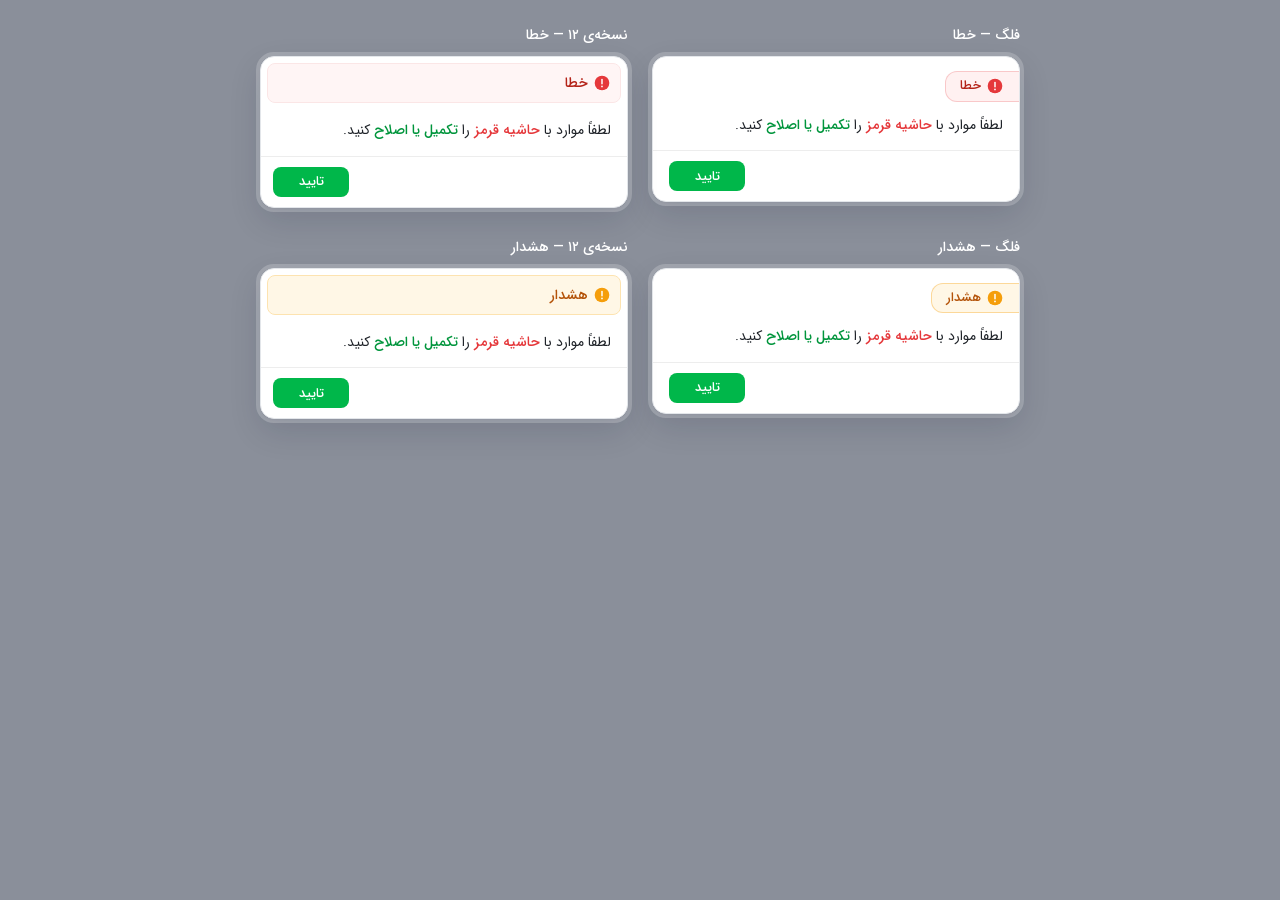
<file: compare.html>
<!doctype html>
<html dir="rtl" lang="fa"><head><meta charset="utf-8"><meta name="viewport" content="width=device-width, initial-scale=1"><title>مودال خطا و هشدار</title>
<style>
  @font-face { font-family: IRANSans-FaNum; src: url(fonts/IRANSANSWEBFANUM.ttf); font-weight: 400; }
  @font-face { font-family: IRANSans-FaNum; src: url(fonts/IRANSANSWEBFANUM_MEDIUM.ttf); font-weight: 500 900; }
  body { margin: 0; padding: 24px 16px; background: #8a8f9a; font-family: IRANSans-FaNum, sans-serif; }
  .grid { display: grid; grid-template-columns: repeat(auto-fit, minmax(300px, 1fr)); gap: 28px 24px; max-width: 760px; margin: 0 auto; }
  .opt h2 { margin: 0 0 10px; font-size: 14px; font-weight: 500; color: #fff; }
  /* error dialog on «تکمیل سفارش»: outlined card, «خطا» flag on the right wall (solid icon), message, #ededed divider, compact green action.
     Sized for any message: max 360px, wraps long words, scrolls past screen height. */
  .flagv .err-dlg { width: calc(100vw - 32px); max-width: 360px; max-height: calc(100dvh - 32px); box-sizing: border-box; padding: 0; overflow-y: auto; border: 1px solid #e3e6ea; border-radius: 14px; outline: 4px solid rgba(255, 255, 255, .2); background: #fff; box-shadow: 0 1px 2px rgba(16, 24, 48, .05), 0 12px 32px rgba(16, 24, 48, .14); font-family: IRANSans-FaNum, sans-serif; color: #1f2329; overflow-wrap: anywhere; }
  .flagv .err-dlg .hd { display: flex; padding-top: 14px; }
  .flagv .err-dlg .flag { display: inline-flex; align-items: center; gap: 6px; padding: 4px 16px 4px 14px; border: 1px solid rgba(229, 56, 59, .22); border-right: 0; border-radius: 12px 0 0 12px; background: #fff1f1; } /* flag: square on the wall, icon on the message's 16px edge */
  .flagv .err-dlg .flag svg { flex: none; color: #e5383b; }
  .flagv .err-dlg .flag b { font-size: 13px; font-weight: 500; line-height: 1.6; color: #b42318; }
  .flagv .err-dlg p { margin: 0; padding: 10px 16px 12px; border-bottom: 1px solid #ededed; font-size: 14px; line-height: 1.9; color: #1f2329; text-wrap: pretty; }
  .flagv .err-dlg .r { color: #e5383b; font-weight: 500; }
  .flagv .err-dlg .g { color: #00953c; font-weight: 500; }
  .flagv .err-dlg .ok { display: block; min-width: 76px; height: 30px; margin: 10px auto 10px 16px; padding: 0 18px; border: 0; border-radius: 8px; background: #00b74a; color: #fff; font: inherit; font-size: 13px; font-weight: 500; cursor: pointer; transition: background .15s, transform .1s; }
  .flagv .err-dlg .ok:hover { background: #00a844; }
  .flagv .err-dlg .ok:active { background: #00a142; transform: scale(.97); }
  /* warning variant (<dialog class="err-dlg warn">): same layout, flag and its parts go orange */
  .flagv .err-dlg.warn .flag { border-color: rgba(245, 158, 11, .35); background: #fff7e6; }
  .flagv .err-dlg.warn .flag svg { color: #f59e0b; }
  .flagv .err-dlg.warn .flag b { color: #b45309; }
  .flagv .err-dlg .ok:focus-visible { outline: 2px solid #00b74a; outline-offset: 2px; }
  .flagv .err-dlg { width: 100%; max-width: none; }
  /* v12: same card, full-width tinted header tile instead of the flag */
  .v12 .err-dlg { box-sizing: border-box; width: 100%; padding: 0; border: 1px solid #e3e6ea; border-radius: 14px; outline: 4px solid rgba(255, 255, 255, .2); background: #fff; box-shadow: 0 1px 2px rgba(16, 24, 48, .05), 0 12px 32px rgba(16, 24, 48, .14); font-family: IRANSans-FaNum, sans-serif; color: #1f2329; overflow: hidden; overflow-wrap: anywhere; }
  .v12 .err-dlg .hd { display: flex; align-items: center; gap: 6px; margin: 6px; padding: 8px 10px; border: 1px solid #fbe6e6; border-radius: 8px; background: #fff5f5; }
  .v12 .err-dlg .hd svg { flex: none; color: #e5383b; }
  .v12 .err-dlg .hd b { flex: 1; font-size: 14px; font-weight: 500; color: #b42318; }
  .v12 .err-dlg p { margin: 0; padding: 8px 16px 12px; border-bottom: 1px solid #ededed; font-size: 14px; line-height: 1.9; color: #1f2329; }
  .v12 .err-dlg .r { color: #e5383b; font-weight: 500; }
  .v12 .err-dlg .g { color: #00953c; font-weight: 500; }
  .v12 .err-dlg .ok { display: block; min-width: 76px; height: 30px; margin: 10px auto 10px 12px; padding: 0 18px; border: 0; border-radius: 8px; background: #00b74a; color: #fff; font: inherit; font-size: 13px; font-weight: 500; cursor: pointer; }
  .v12 .err-dlg.warn .hd { border-color: #fde3b0; background: #fff7e6; }
  .v12 .err-dlg.warn .hd svg { color: #f59e0b; }
  .v12 .err-dlg.warn .hd b { color: #b45309; }
</style></head><body>
<div class="grid">
<div class="opt flagv"><h2>فلگ — خطا</h2><div class="err-dlg" role="alertdialog" aria-labelledby="t1" aria-describedby="d1"><div class="hd"><span class="flag"><svg width="16" height="16" viewBox="0 0 24 24" aria-hidden="true"><circle cx="12" cy="12" r="11" fill="currentColor"/><path d="M12 6.8v6.4" stroke="#fff" stroke-width="2.2" stroke-linecap="round"/><circle cx="12" cy="17.2" r="1.3" fill="#fff"/></svg><b id="t1">خطا</b></span></div><p id="d1">لطفاً موارد با <span class="r">حاشیه قرمز</span> را <span class="g">تکمیل یا اصلاح</span> کنید.</p><button type="button" class="ok">تایید</button></div></div>
<div class="opt v12"><h2>نسخه‌ی ۱۲ — خطا</h2><div class="err-dlg" role="alertdialog" aria-labelledby="t2" aria-describedby="d2"><div class="hd"><svg width="16" height="16" viewBox="0 0 24 24" aria-hidden="true"><circle cx="12" cy="12" r="11" fill="currentColor"/><path d="M12 6.8v6.4" stroke="#fff" stroke-width="2.2" stroke-linecap="round"/><circle cx="12" cy="17.2" r="1.3" fill="#fff"/></svg><b id="t2">خطا</b></div><p id="d2">لطفاً موارد با <span class="r">حاشیه قرمز</span> را <span class="g">تکمیل یا اصلاح</span> کنید.</p><button type="button" class="ok">تایید</button></div></div>
<div class="opt flagv"><h2>فلگ — هشدار</h2><div class="err-dlg warn" role="alertdialog" aria-labelledby="t3" aria-describedby="d3"><div class="hd"><span class="flag"><svg width="16" height="16" viewBox="0 0 24 24" aria-hidden="true"><circle cx="12" cy="12" r="11" fill="currentColor"/><path d="M12 6.8v6.4" stroke="#fff" stroke-width="2.2" stroke-linecap="round"/><circle cx="12" cy="17.2" r="1.3" fill="#fff"/></svg><b id="t3">هشدار</b></span></div><p id="d3">لطفاً موارد با <span class="r">حاشیه قرمز</span> را <span class="g">تکمیل یا اصلاح</span> کنید.</p><button type="button" class="ok">تایید</button></div></div>
<div class="opt v12"><h2>نسخه‌ی ۱۲ — هشدار</h2><div class="err-dlg warn" role="alertdialog" aria-labelledby="t4" aria-describedby="d4"><div class="hd"><svg width="16" height="16" viewBox="0 0 24 24" aria-hidden="true"><circle cx="12" cy="12" r="11" fill="currentColor"/><path d="M12 6.8v6.4" stroke="#fff" stroke-width="2.2" stroke-linecap="round"/><circle cx="12" cy="17.2" r="1.3" fill="#fff"/></svg><b id="t4">هشدار</b></div><p id="d4">لطفاً موارد با <span class="r">حاشیه قرمز</span> را <span class="g">تکمیل یا اصلاح</span> کنید.</p><button type="button" class="ok">تایید</button></div></div>
</div>
</body></html>
</file>
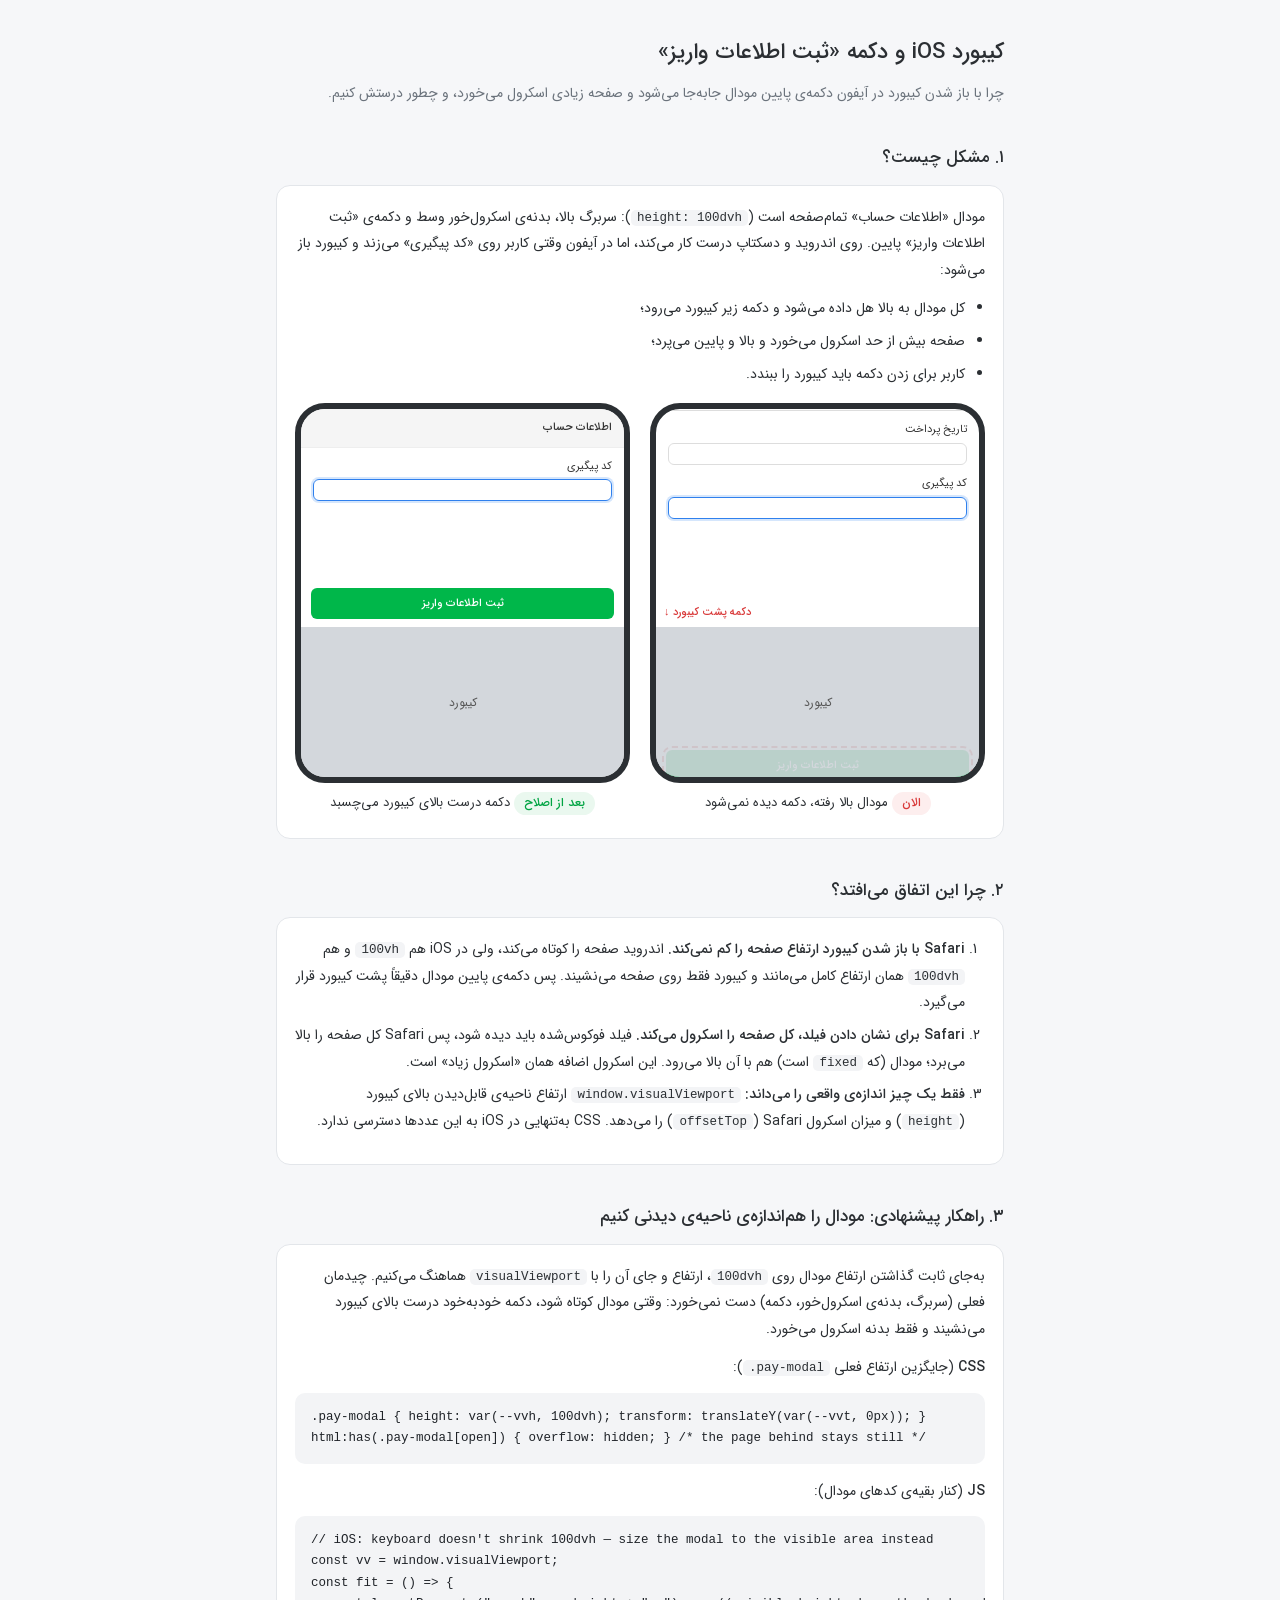
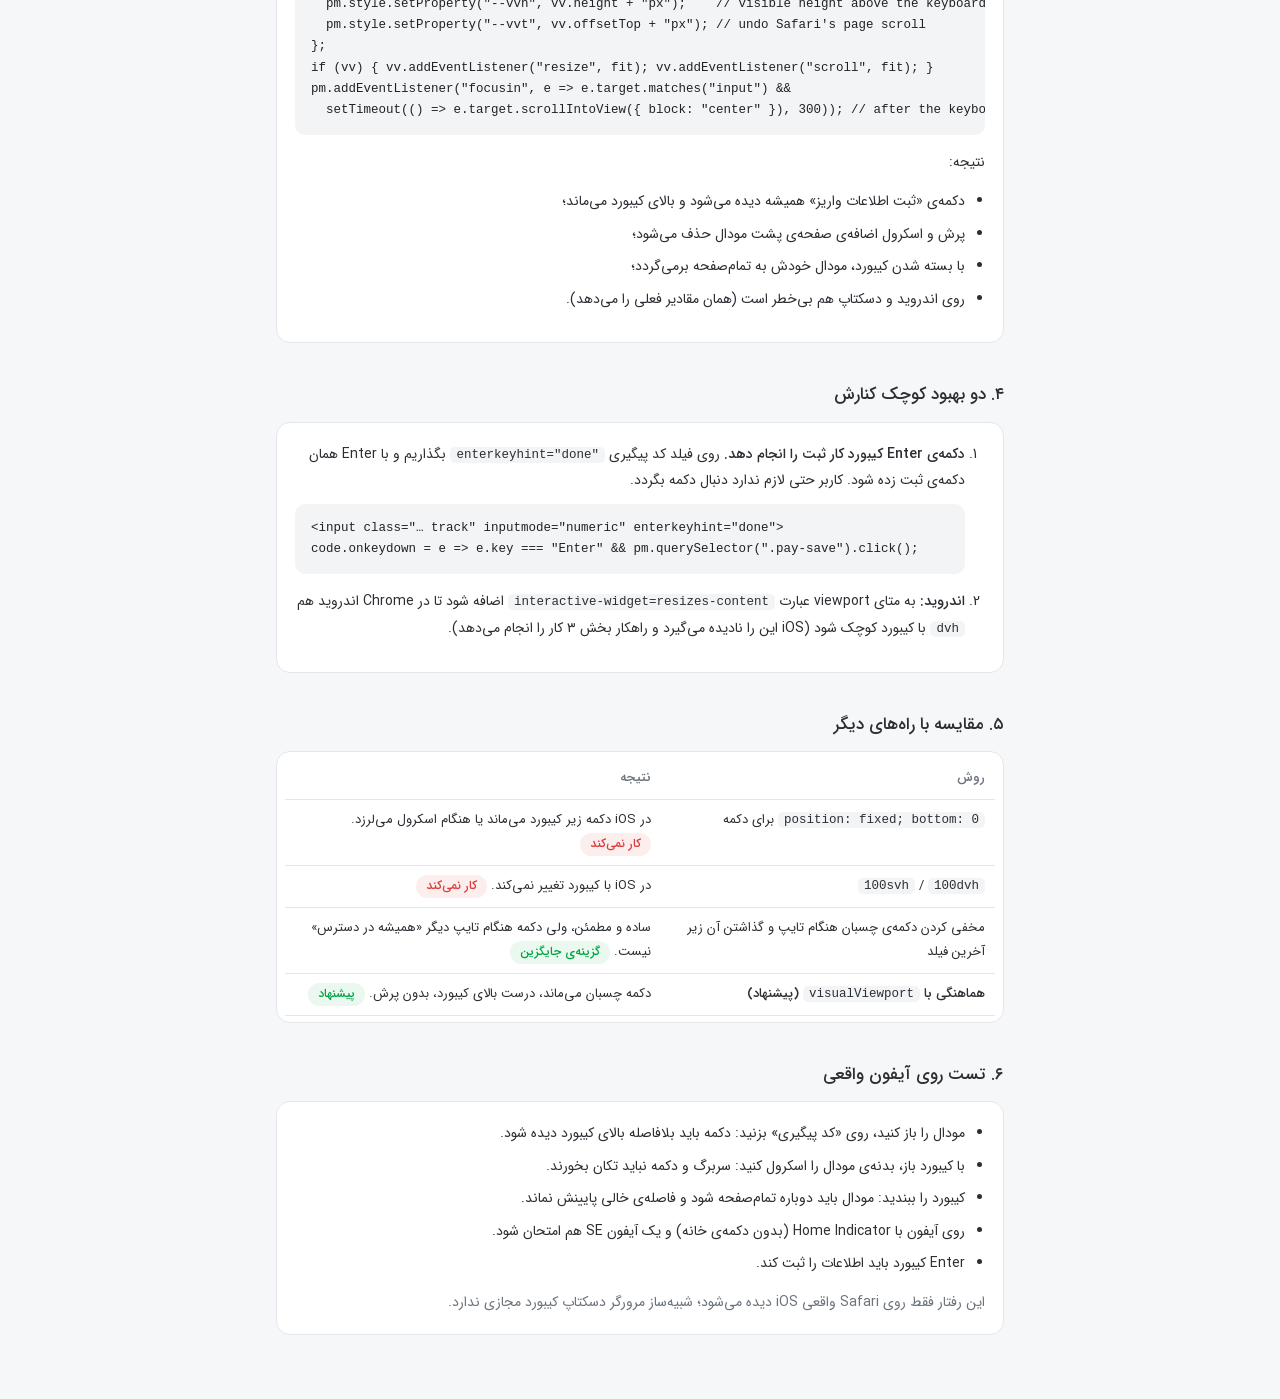
<file: ios-keyboard-modal.html>
<!doctype html>
<html dir="rtl" lang="fa">
<head>
<meta charset="utf-8">
<meta name="viewport" content="width=device-width, initial-scale=1">
<title>کیبورد iOS و دکمه مودال</title>
<style>
  @font-face { font-family: IRANSans-FaNum; src: url(fonts/IRANSANSWEBFANUM.ttf); font-weight: 400; }
  @font-face { font-family: IRANSans-FaNum; src: url(fonts/IRANSANSWEBFANUM_MEDIUM.ttf); font-weight: 500 900; }
  :root { --bg: #f6f7f9; --card: #fff; --line: #e3e6ea; --text: #2b2f33; --muted: #6b737c; --green: #00a443; --green-bg: #eaf8ef; --red: #d93a3a; --red-bg: #fdeeee; --code: #1f2328; --code-bg: #f3f4f6; }
  @media (prefers-color-scheme: dark) { :root:not([data-theme="light"]) { --bg: #15171a; --card: #1d2024; --line: #2f343a; --text: #e6e8eb; --muted: #9aa2ab; --green: #39c977; --green-bg: #17301f; --red: #f07070; --red-bg: #3a1d1d; --code: #e6e8eb; --code-bg: #24282d; } }
  :root[data-theme="dark"] { --bg: #15171a; --card: #1d2024; --line: #2f343a; --text: #e6e8eb; --muted: #9aa2ab; --green: #39c977; --green-bg: #17301f; --red: #f07070; --red-bg: #3a1d1d; --code: #e6e8eb; --code-bg: #24282d; }
  * { box-sizing: border-box; }
  body { margin: 0; background: var(--bg); color: var(--text); font: 14px/1.9 IRANSans-FaNum, Tahoma, sans-serif; }
  main { max-width: 760px; margin: 0 auto; padding: 32px 16px 64px; }
  h1 { margin: 0 0 6px; font-size: 22px; }
  h2 { margin: 36px 0 10px; font-size: 17px; }
  p { margin: 0 0 12px; }
  .lead { color: var(--muted); }
  .card { padding: 18px; border: 1px solid var(--line); border-radius: 14px; background: var(--card); }
  ol, ul { margin: 0 0 12px; padding-right: 20px; }
  li { margin-bottom: 6px; }
  code { padding: 1px 6px; border-radius: 5px; background: var(--code-bg); font: 12.5px/1.6 ui-monospace, Consolas, monospace; direction: ltr; unicode-bidi: isolate; white-space: nowrap; }
  pre { margin: 10px 0 14px; padding: 14px 16px; overflow-x: auto; border-radius: 10px; background: var(--code-bg); color: var(--code); font: 12.5px/1.7 ui-monospace, Consolas, monospace; direction: ltr; text-align: left; }
  .tag { display: inline-block; padding: 0 10px; border-radius: 999px; font-size: 12px; font-weight: 500; }
  .tag.bad { background: var(--red-bg); color: var(--red); }
  .tag.good { background: var(--green-bg); color: var(--green); }
  /* two phone sketches: today vs. after the fix */
  .phones { display: grid; grid-template-columns: repeat(auto-fit, minmax(220px, 1fr)); gap: 20px; margin: 16px 0 4px; }
  .phone figcaption { margin-top: 8px; text-align: center; font-size: 13px; }
  .screen { position: relative; height: 380px; overflow: hidden; border: 6px solid #2b2f33; border-radius: 30px; background: #fff; color: #333; font-size: 11px; line-height: 1.6; }
  .modal { position: absolute; inset: 0 0 auto; display: flex; flex-direction: column; }
  .m-head { padding: 10px 12px; border-bottom: 1px solid #eee; background: #f5f5f5; font-weight: 500; }
  .m-body { flex: 1; padding: 10px 12px; }
  .field { height: 22px; margin: 4px 0 10px; border: 1px solid #ddd; border-radius: 6px; }
  .field.focus { border-color: #2f80ed; box-shadow: 0 0 0 2px rgba(47, 128, 237, .2); }
  .m-btn { margin: 8px 10px; padding: 7px; border-radius: 6px; background: #00b74a; color: #fff; text-align: center; font-weight: 500; }
  .kb { position: absolute; inset: auto 0 0; height: 150px; display: grid; place-items: center; background: rgba(207, 211, 217, .9); color: #555; font-size: 12px; }
  .s-bad .modal { top: -90px; height: 470px; } /* Safari scrolled the page: the whole modal rose, button sits under the keyboard */
  .s-bad .m-btn { outline: 2px dashed var(--red); outline-offset: 2px; }
  .s-good .modal { height: 218px; } /* modal = visible area above the keyboard */
  .s-good .m-body { overflow: hidden; }
  .arrow { position: absolute; left: 8px; color: var(--red); font-size: 11px; font-weight: 500; }
  @media (prefers-reduced-motion: no-preference) { .s-good .m-btn { animation: pulse 2s ease-in-out infinite; } @keyframes pulse { 50% { box-shadow: 0 0 0 4px rgba(0, 183, 74, .25); } } }
  table { width: 100%; border-collapse: collapse; font-size: 13px; }
  th, td { padding: 8px 10px; border-bottom: 1px solid var(--line); text-align: right; vertical-align: top; }
  th { color: var(--muted); font-weight: 500; }
</style>
</head>
<body>
<main>
  <h1>کیبورد iOS و دکمه «ثبت اطلاعات واریز»</h1>
  <p class="lead">چرا با باز شدن کیبورد در آیفون دکمه‌ی پایین مودال جابه‌جا می‌شود و صفحه زیادی اسکرول می‌خورد، و چطور درستش کنیم.</p>

  <h2>۱. مشکل چیست؟</h2>
  <div class="card">
    <p>مودال «اطلاعات حساب» تمام‌صفحه است (<code>height: 100dvh</code>): سربرگ بالا، بدنه‌ی اسکرول‌خور وسط و دکمه‌ی «ثبت اطلاعات واریز» پایین. روی اندروید و دسکتاپ درست کار می‌کند، اما در آیفون وقتی کاربر روی «کد پیگیری» می‌زند و کیبورد باز می‌شود:</p>
    <ul>
      <li>کل مودال به بالا هل داده می‌شود و دکمه زیر کیبورد می‌رود؛</li>
      <li>صفحه بیش از حد اسکرول می‌خورد و بالا و پایین می‌پرد؛</li>
      <li>کاربر برای زدن دکمه باید کیبورد را ببندد.</li>
    </ul>
    <div class="phones">
      <figure class="phone" style="margin:0">
        <div class="screen s-bad">
          <div class="modal">
            <div class="m-head">اطلاعات حساب</div>
            <div class="m-body">تصویر فیش<div class="field"></div>تاریخ پرداخت<div class="field"></div>کد پیگیری<div class="field focus"></div></div>
            <div class="m-btn">ثبت اطلاعات واریز</div>
          </div>
          <span class="arrow" style="bottom:156px">دکمه پشت کیبورد ↓</span>
          <div class="kb">کیبورد</div>
        </div>
        <figcaption><span class="tag bad">الان</span> مودال بالا رفته، دکمه دیده نمی‌شود</figcaption>
      </figure>
      <figure class="phone" style="margin:0">
        <div class="screen s-good">
          <div class="modal">
            <div class="m-head">اطلاعات حساب</div>
            <div class="m-body">کد پیگیری<div class="field focus"></div></div>
            <div class="m-btn">ثبت اطلاعات واریز</div>
          </div>
          <div class="kb">کیبورد</div>
        </div>
        <figcaption><span class="tag good">بعد از اصلاح</span> دکمه درست بالای کیبورد می‌چسبد</figcaption>
      </figure>
    </div>
  </div>

  <h2>۲. چرا این اتفاق می‌افتد؟</h2>
  <div class="card">
    <ol>
      <li><b>Safari با باز شدن کیبورد ارتفاع صفحه را کم نمی‌کند.</b> اندروید صفحه را کوتاه می‌کند، ولی در iOS هم <code>100vh</code> و هم <code>100dvh</code> همان ارتفاع کامل می‌مانند و کیبورد فقط روی صفحه می‌نشیند. پس دکمه‌ی پایین مودال دقیقاً پشت کیبورد قرار می‌گیرد.</li>
      <li><b>Safari برای نشان دادن فیلد، کل صفحه را اسکرول می‌کند.</b> فیلد فوکوس‌شده باید دیده شود، پس Safari کل صفحه را بالا می‌برد؛ مودال (که <code>fixed</code> است) هم با آن بالا می‌رود. این اسکرول اضافه همان «اسکرول زیاد» است.</li>
      <li><b>فقط یک چیز اندازه‌ی واقعی را می‌داند:</b> <code>window.visualViewport</code> ارتفاع ناحیه‌ی قابل‌دیدن بالای کیبورد (<code>height</code>) و میزان اسکرول Safari (<code>offsetTop</code>) را می‌دهد. CSS به‌تنهایی در iOS به این عددها دسترسی ندارد.</li>
    </ol>
  </div>

  <h2>۳. راهکار پیشنهادی: مودال را هم‌اندازه‌ی ناحیه‌ی دیدنی کنیم</h2>
  <div class="card">
    <p>به‌جای ثابت گذاشتن ارتفاع مودال روی <code>100dvh</code>، ارتفاع و جای آن را با <code>visualViewport</code> هماهنگ می‌کنیم. چیدمان فعلی (سربرگ، بدنه‌ی اسکرول‌خور، دکمه) دست نمی‌خورد: وقتی مودال کوتاه شود، دکمه خودبه‌خود درست بالای کیبورد می‌نشیند و فقط بدنه اسکرول می‌خورد.</p>
    <p><b>CSS</b> (جایگزین ارتفاع فعلی <code>.pay-modal</code>):</p>
<pre>.pay-modal { height: var(--vvh, 100dvh); transform: translateY(var(--vvt, 0px)); }
html:has(.pay-modal[open]) { overflow: hidden; } /* the page behind stays still */</pre>
    <p><b>JS</b> (کنار بقیه‌ی کدهای مودال):</p>
<pre>// iOS: keyboard doesn't shrink 100dvh — size the modal to the visible area instead
const vv = window.visualViewport;
const fit = () => {
  pm.style.setProperty("--vvh", vv.height + "px");    // visible height above the keyboard
  pm.style.setProperty("--vvt", vv.offsetTop + "px"); // undo Safari's page scroll
};
if (vv) { vv.addEventListener("resize", fit); vv.addEventListener("scroll", fit); }
pm.addEventListener("focusin", e => e.target.matches("input") &amp;&amp;
  setTimeout(() => e.target.scrollIntoView({ block: "center" }), 300)); // after the keyboard settles</pre>
    <p>نتیجه:</p>
    <ul>
      <li>دکمه‌ی «ثبت اطلاعات واریز» همیشه دیده می‌شود و بالای کیبورد می‌ماند؛</li>
      <li>پرش و اسکرول اضافه‌ی صفحه‌ی پشت مودال حذف می‌شود؛</li>
      <li>با بسته شدن کیبورد، مودال خودش به تمام‌صفحه برمی‌گردد؛</li>
      <li>روی اندروید و دسکتاپ هم بی‌خطر است (همان مقادیر فعلی را می‌دهد).</li>
    </ul>
  </div>

  <h2>۴. دو بهبود کوچک کنارش</h2>
  <div class="card">
    <ol>
      <li><b>دکمه‌ی Enter کیبورد کار ثبت را انجام دهد.</b> روی فیلد کد پیگیری <code>enterkeyhint="done"</code> بگذاریم و با Enter همان دکمه‌ی ثبت زده شود. کاربر حتی لازم ندارد دنبال دکمه بگردد.
<pre>&lt;input class="… track" inputmode="numeric" enterkeyhint="done"&gt;
code.onkeydown = e =&gt; e.key === "Enter" &amp;&amp; pm.querySelector(".pay-save").click();</pre></li>
      <li><b>اندروید:</b> به متای viewport عبارت <code>interactive-widget=resizes-content</code> اضافه شود تا در Chrome اندروید هم <code>dvh</code> با کیبورد کوچک شود (iOS این را نادیده می‌گیرد و راهکار بخش ۳ کار را انجام می‌دهد).</li>
    </ol>
  </div>

  <h2>۵. مقایسه با راه‌های دیگر</h2>
  <div class="card" style="padding:6px 8px">
    <table>
      <tr><th>روش</th><th>نتیجه</th></tr>
      <tr><td><code>position: fixed; bottom: 0</code> برای دکمه</td><td>در iOS دکمه زیر کیبورد می‌ماند یا هنگام اسکرول می‌لرزد. <span class="tag bad">کار نمی‌کند</span></td></tr>
      <tr><td><code>100dvh</code> / <code>100svh</code></td><td>در iOS با کیبورد تغییر نمی‌کند. <span class="tag bad">کار نمی‌کند</span></td></tr>
      <tr><td>مخفی کردن دکمه‌ی چسبان هنگام تایپ و گذاشتن آن زیر آخرین فیلد</td><td>ساده و مطمئن، ولی دکمه هنگام تایپ دیگر «همیشه در دسترس» نیست. <span class="tag good">گزینه‌ی جایگزین</span></td></tr>
      <tr><td><b>هماهنگی با <code>visualViewport</code> (پیشنهاد)</b></td><td>دکمه چسبان می‌ماند، درست بالای کیبورد، بدون پرش. <span class="tag good">پیشنهاد</span></td></tr>
    </table>
  </div>

  <h2>۶. تست روی آیفون واقعی</h2>
  <div class="card">
    <ul>
      <li>مودال را باز کنید، روی «کد پیگیری» بزنید: دکمه باید بلافاصله بالای کیبورد دیده شود.</li>
      <li>با کیبورد باز، بدنه‌ی مودال را اسکرول کنید: سربرگ و دکمه نباید تکان بخورند.</li>
      <li>کیبورد را ببندید: مودال باید دوباره تمام‌صفحه شود و فاصله‌ی خالی پایینش نماند.</li>
      <li>روی آیفون با Home Indicator (بدون دکمه‌ی خانه) و یک آیفون SE هم امتحان شود.</li>
      <li>Enter کیبورد باید اطلاعات را ثبت کند.</li>
    </ul>
    <p class="lead" style="margin:0">این رفتار فقط روی Safari واقعی iOS دیده می‌شود؛ شبیه‌ساز مرورگر دسکتاپ کیبورد مجازی ندارد.</p>
  </div>
</main>
</body>
</html>
</file>
